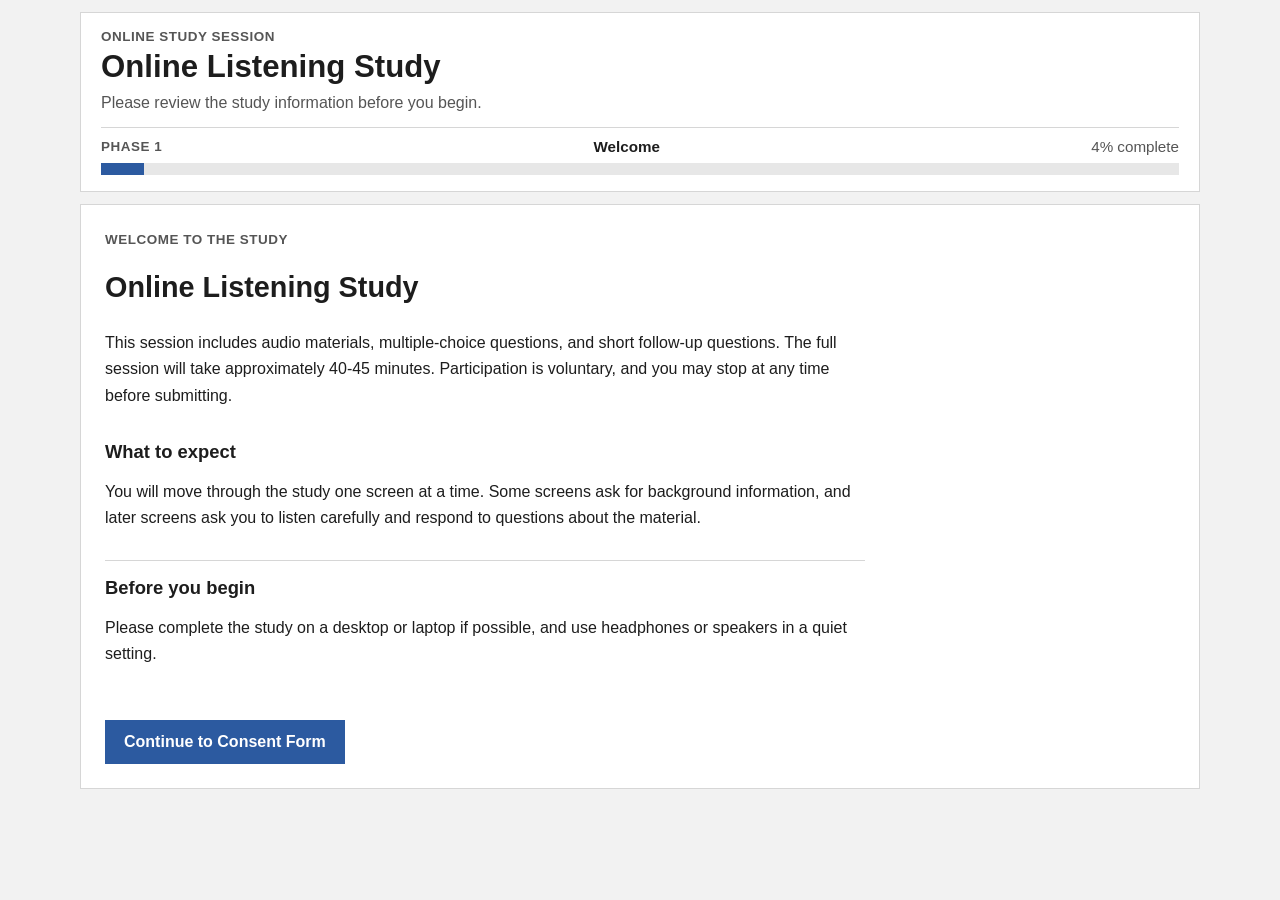
<file: index.html>
<!DOCTYPE html>
<html lang="en">
<head>
  <meta charset="UTF-8" />
  <meta name="viewport" content="width=device-width, initial-scale=1.0" />
  <title>Online Listening Study</title>
  <link rel="stylesheet" href="styles.css?v=20260405b" />
</head>
<body>
  <main class="site-shell">
    <header class="masthead">
      <div class="masthead-copy">
        <p class="eyebrow">Online Study Session</p>
        <h1>Online Listening Study</h1>
        <p id="mastheadSubtitle" class="masthead-subtitle">
          Please read each screen carefully and continue when ready.
        </p>
      </div>
      <div class="masthead-progress" aria-label="Study progress">
        <div class="progress-copy">
          <span id="phaseLabel" class="phase-label">Phase 1</span>
          <strong id="screenLabel">Welcome</strong>
          <span id="progressText" class="progress-text">4% complete</span>
        </div>
        <div class="progress-bar" role="progressbar" aria-valuemin="0" aria-valuemax="100" aria-valuenow="0">
          <span id="progressFill"></span>
        </div>
        <div id="previewTools" class="preview-tools hidden"></div>
      </div>
    </header>

    <section id="app" class="app-root" aria-live="polite"></section>

    <noscript>
      <section class="card warning-card">
        <h2>JavaScript Required</h2>
        <p>This experiment interface is generated by the Lab 2 JavaScript modules. Please open it in a browser with JavaScript enabled.</p>
      </section>
    </noscript>
  </main>

  <script src="lab2-c3-transition-config.js?v=20260406b"></script>
  <script src="lab2-data.js?v=20260415a"></script>
  <script src="lab2-views-intro.js?v=20260415b"></script>
  <script src="lab2-views-study.js?v=20260415a"></script>
  <script src="lab2-views-finish.js?v=20260415c"></script>
  <script src="lab2-core.js?v=20260414h"></script>
</body>
</html>
</file>
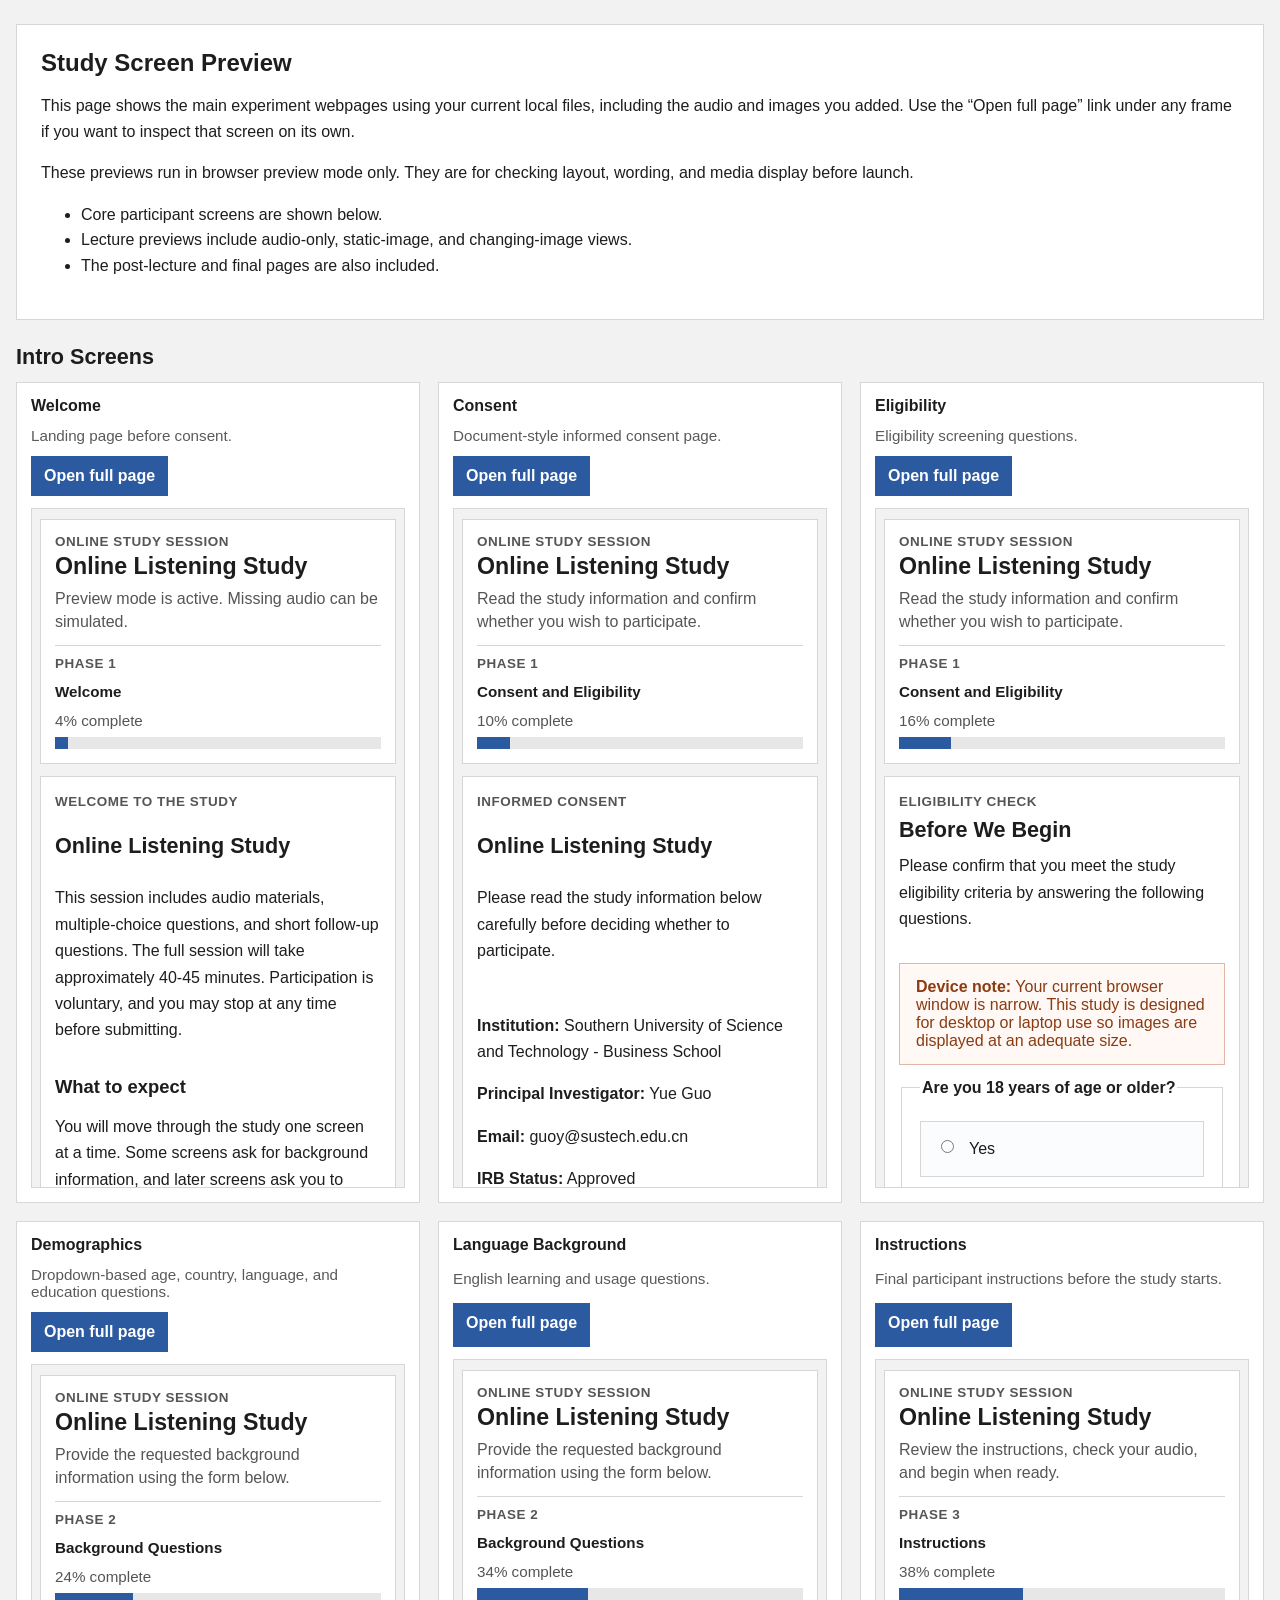
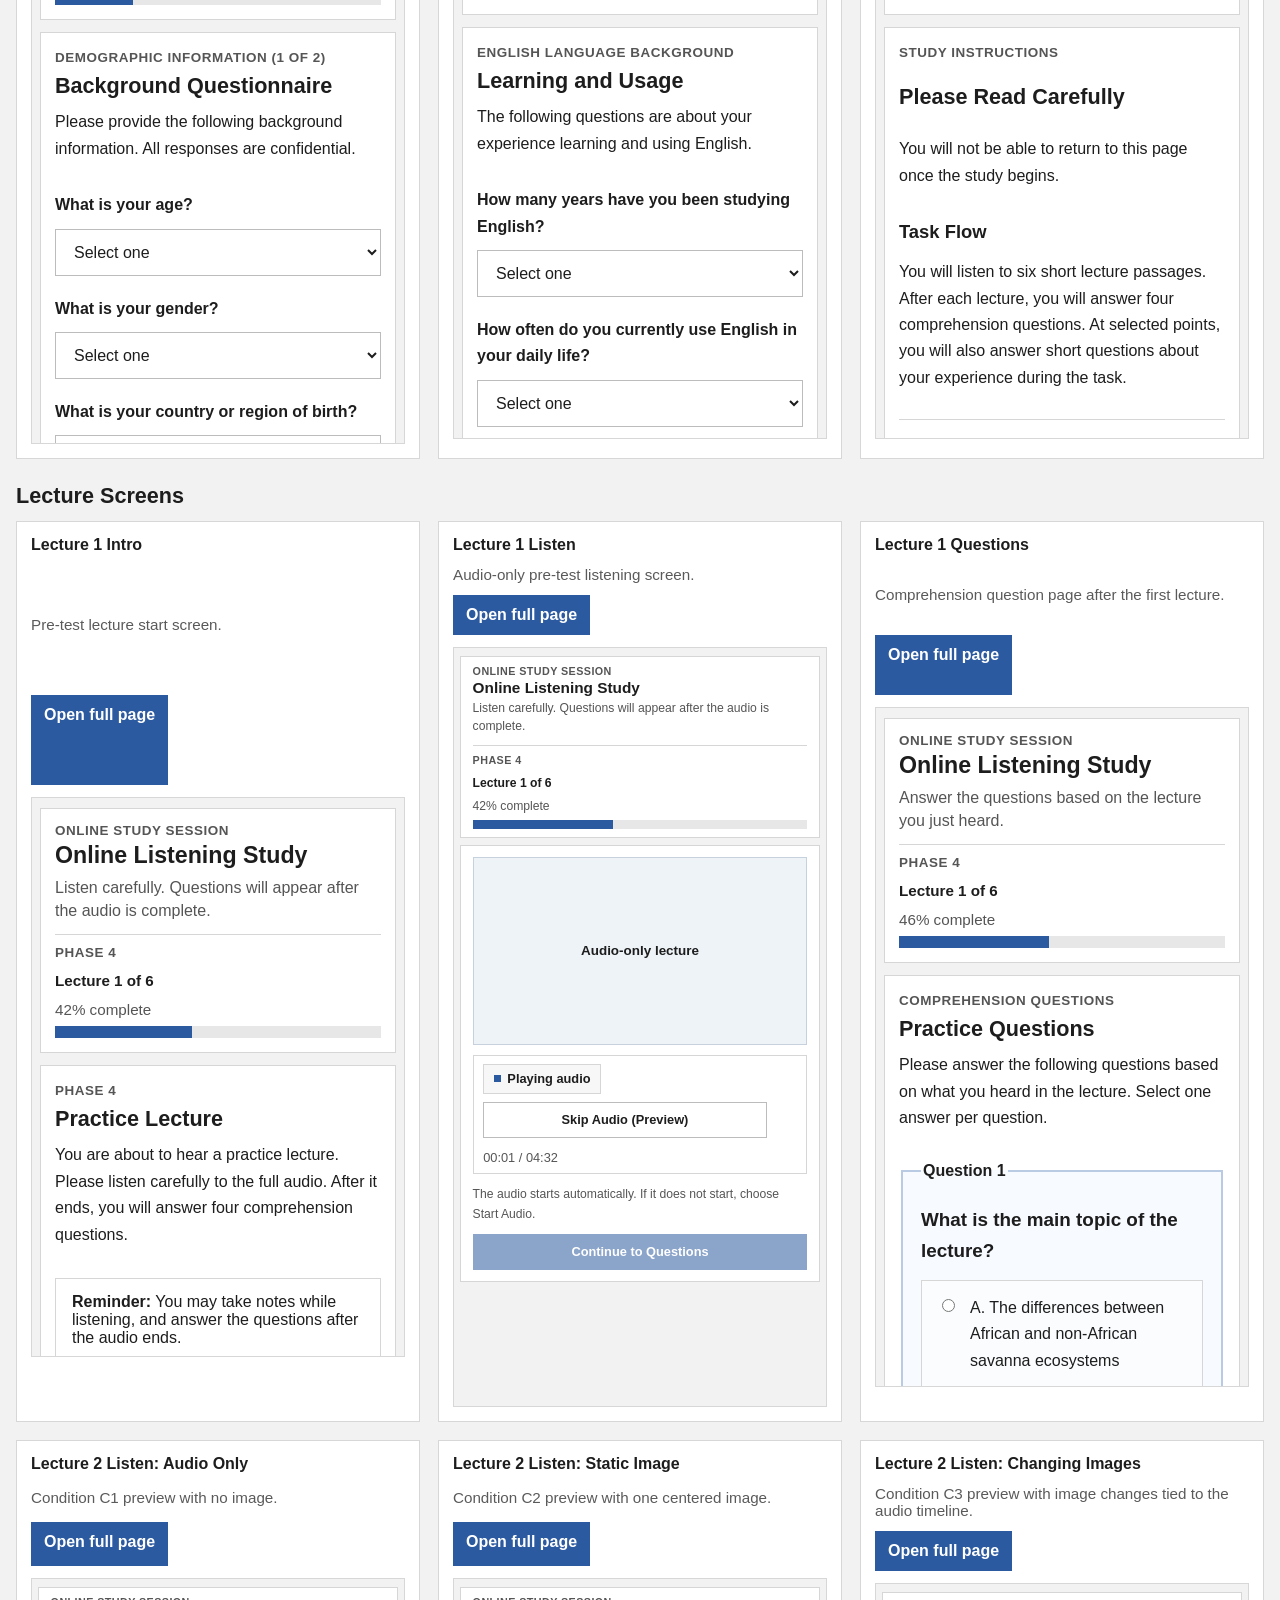
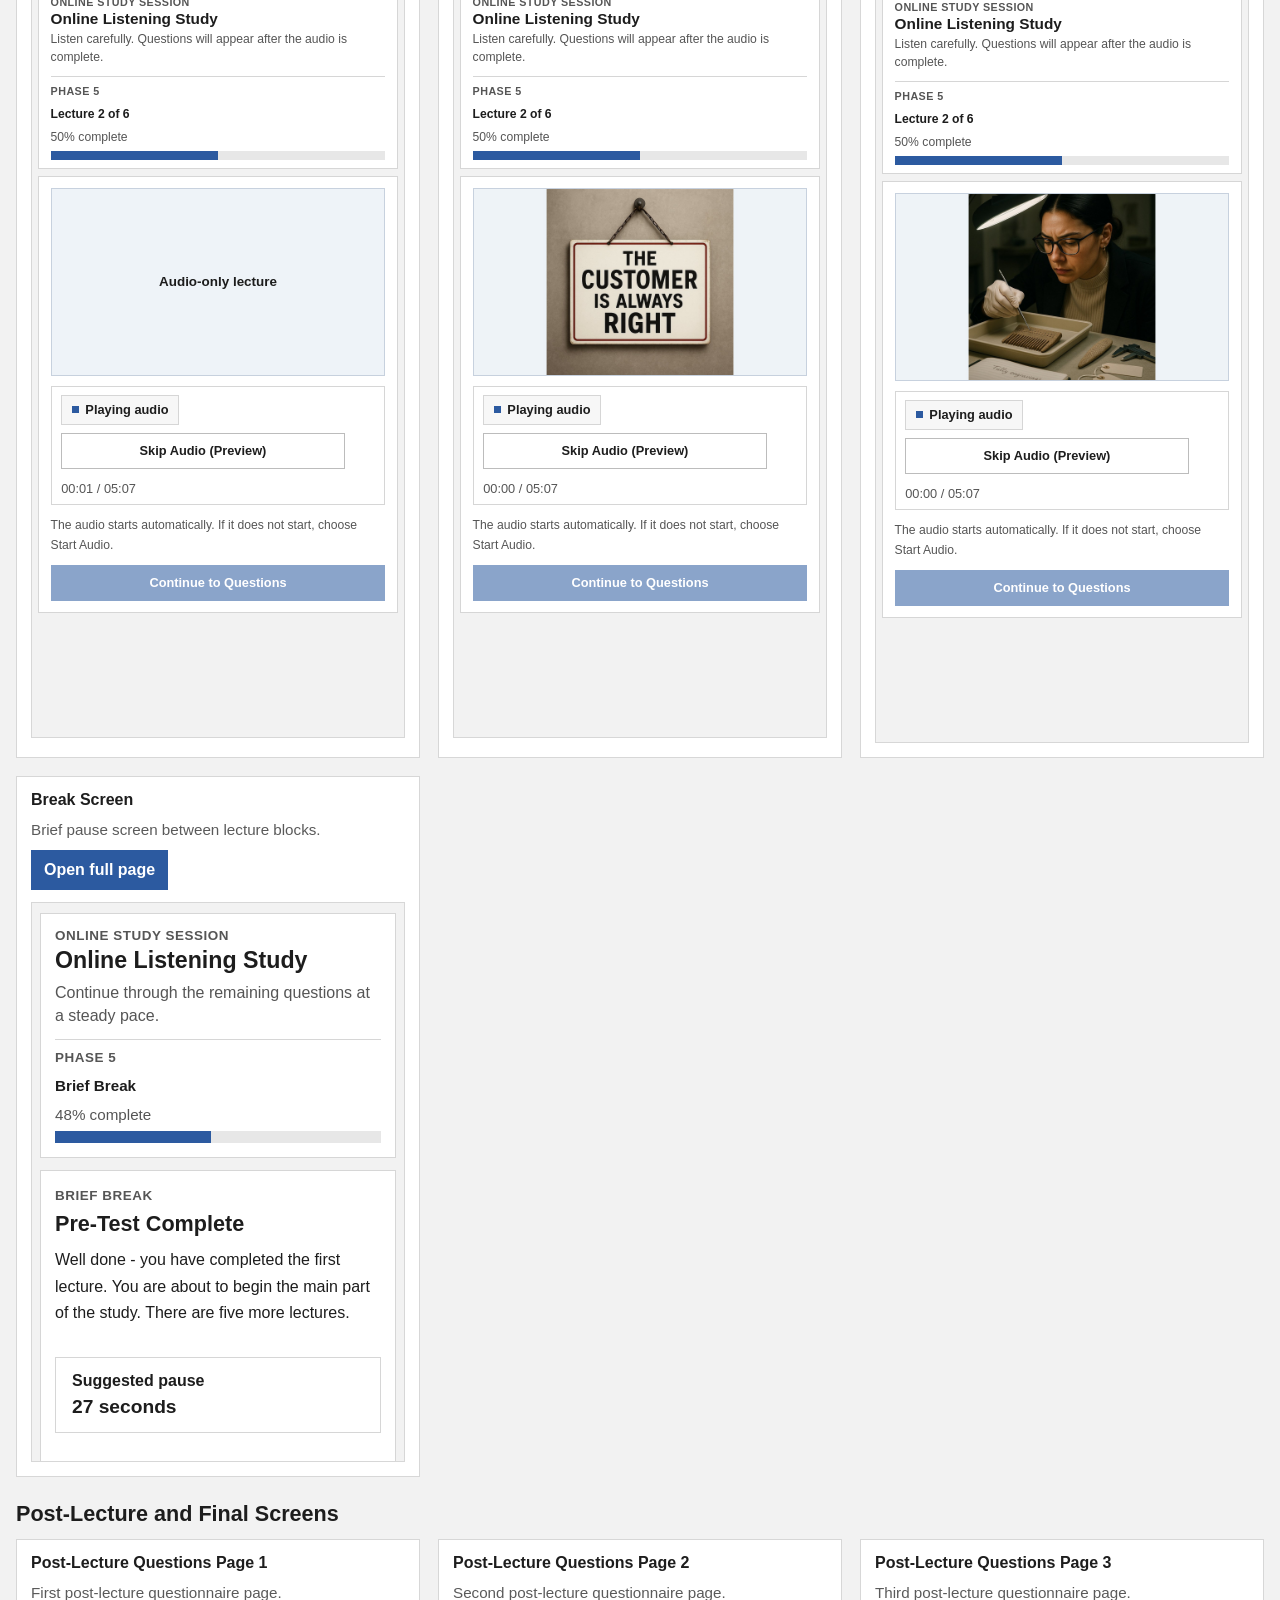
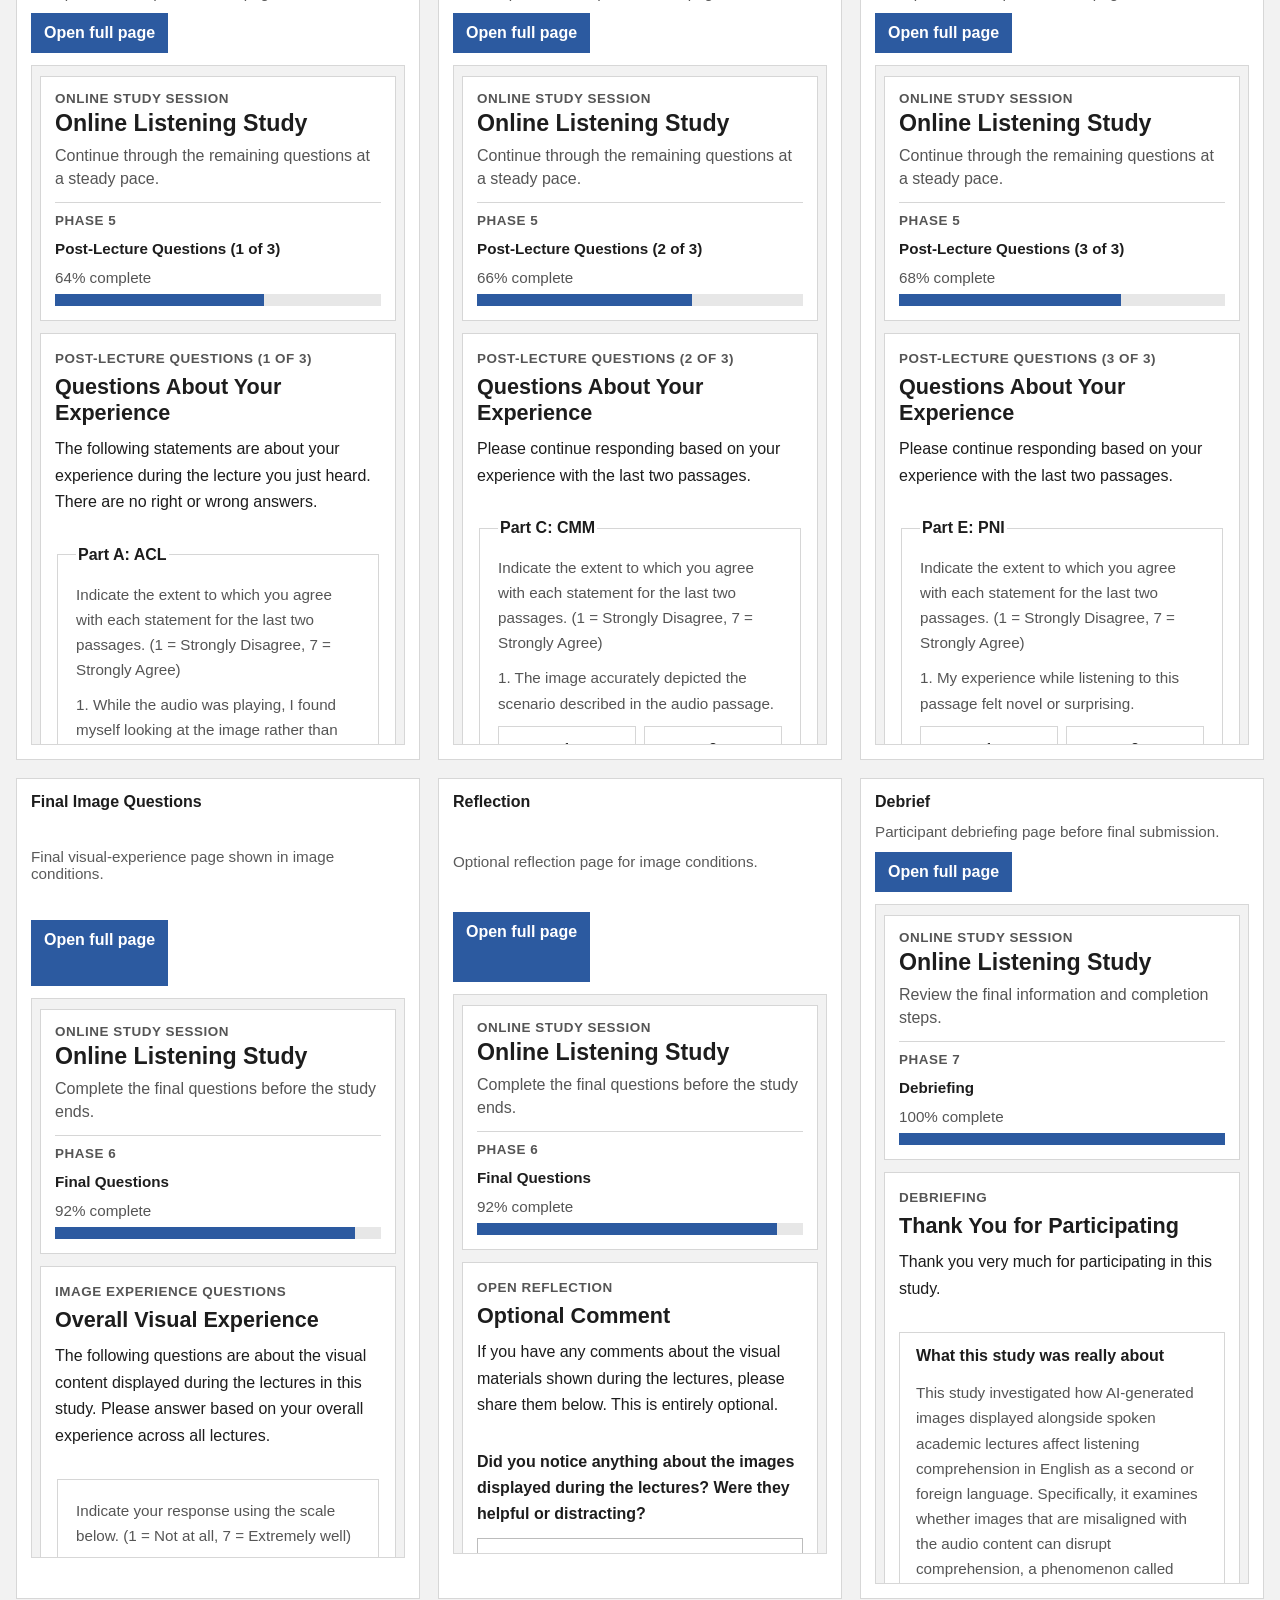
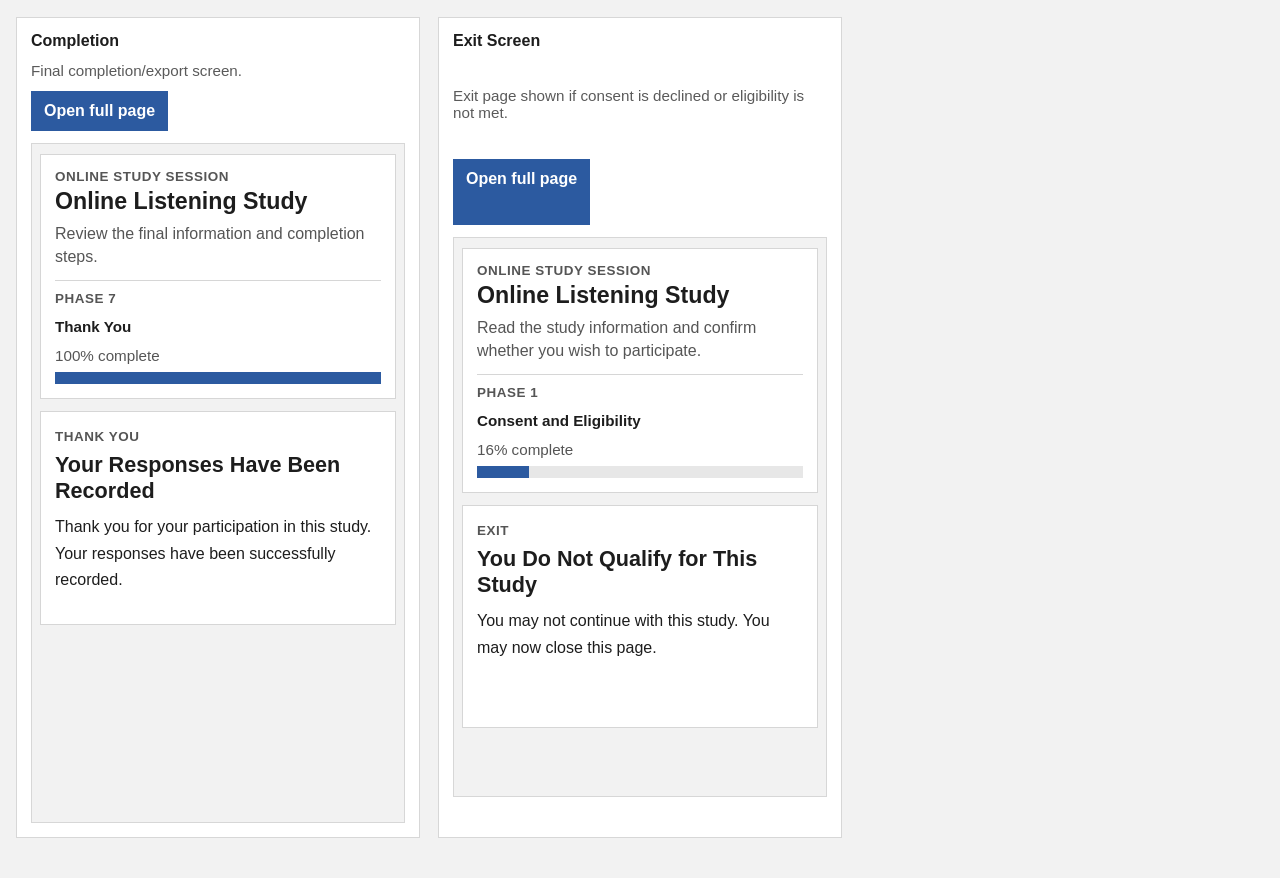
<file: preview-all.html>
<!DOCTYPE html>
<html lang="en">
<head>
  <meta charset="UTF-8" />
  <meta name="viewport" content="width=device-width, initial-scale=1.0" />
  <title>Study Screen Preview</title>
  <style>
    :root {
      --ink: #1d1d1d;
      --muted: #5a5a5a;
      --line: #d7d7d7;
      --paper: #ffffff;
      --bg: #f2f2f2;
      --accent: #2c5aa0;
    }

    * {
      box-sizing: border-box;
    }

    body {
      margin: 0;
      font-family: Arial, Helvetica, sans-serif;
      color: var(--ink);
      background: var(--bg);
    }

    .shell {
      width: min(1280px, calc(100% - 32px));
      margin: 0 auto;
      padding: 24px 0 40px;
    }

    .card,
    .preview-card {
      background: var(--paper);
      border: 1px solid var(--line);
    }

    .card {
      padding: 24px;
      margin-bottom: 20px;
    }

    .card h1,
    .card h2 {
      margin: 0 0 12px;
    }

    .card p,
    .card li {
      line-height: 1.6;
    }

    .section-title {
      margin: 24px 0 12px;
      font-size: 1.35rem;
    }

    .grid {
      display: grid;
      grid-template-columns: repeat(auto-fit, minmax(380px, 1fr));
      gap: 18px;
    }

    .preview-card {
      display: grid;
      gap: 12px;
      padding: 14px;
    }

    .preview-card h3 {
      margin: 0;
      font-size: 1rem;
    }

    .meta {
      margin: 0;
      color: var(--muted);
      font-size: 0.95rem;
    }

    .actions {
      display: flex;
      gap: 10px;
      flex-wrap: wrap;
    }

    .actions a {
      display: inline-block;
      padding: 10px 12px;
      border: 1px solid var(--line);
      color: var(--ink);
      text-decoration: none;
      background: #fff;
      font-weight: 700;
    }

    .actions a.primary {
      background: var(--accent);
      border-color: var(--accent);
      color: #fff;
    }

    iframe {
      width: 100%;
      height: 760px;
      border: 1px solid var(--line);
      background: #fff;
    }

    .small iframe {
      height: 560px;
    }

    .medium iframe {
      height: 680px;
    }

    @media (max-width: 700px) {
      .shell {
        width: min(100% - 20px, 1280px);
        padding-top: 16px;
      }

      .grid {
        grid-template-columns: 1fr;
      }

      iframe,
      .small iframe,
      .medium iframe {
        height: 620px;
      }
    }
  </style>
</head>
<body>
  <main class="shell">
    <section class="card">
      <h1>Study Screen Preview</h1>
      <p>This page shows the main experiment webpages using your current local files, including the audio and images you added. Use the “Open full page” link under any frame if you want to inspect that screen on its own.</p>
      <p>These previews run in browser preview mode only. They are for checking layout, wording, and media display before launch.</p>
      <ul>
        <li>Core participant screens are shown below.</li>
        <li>Lecture previews include audio-only, static-image, and changing-image views.</li>
        <li>The post-lecture and final pages are also included.</li>
      </ul>
    </section>

    <h2 class="section-title">Intro Screens</h2>
    <section class="grid">
      <article class="preview-card medium">
        <h3>Welcome</h3>
        <p class="meta">Landing page before consent.</p>
        <div class="actions">
          <a class="primary" href="index.html?preview=1&previewKey=welcome&route=welcome" target="_blank">Open full page</a>
        </div>
        <iframe src="index.html?preview=1&previewKey=welcome&route=welcome" title="Welcome preview"></iframe>
      </article>

      <article class="preview-card medium">
        <h3>Consent</h3>
        <p class="meta">Document-style informed consent page.</p>
        <div class="actions">
          <a class="primary" href="index.html?preview=1&previewKey=consent&route=consent" target="_blank">Open full page</a>
        </div>
        <iframe src="index.html?preview=1&previewKey=consent&route=consent" title="Consent preview"></iframe>
      </article>

      <article class="preview-card medium">
        <h3>Eligibility</h3>
        <p class="meta">Eligibility screening questions.</p>
        <div class="actions">
          <a class="primary" href="index.html?preview=1&previewKey=eligibility&route=eligibility" target="_blank">Open full page</a>
        </div>
        <iframe src="index.html?preview=1&previewKey=eligibility&route=eligibility" title="Eligibility preview"></iframe>
      </article>

      <article class="preview-card medium">
        <h3>Demographics</h3>
        <p class="meta">Dropdown-based age, country, language, and education questions.</p>
        <div class="actions">
          <a class="primary" href="index.html?preview=1&previewKey=demographics&route=demographics" target="_blank">Open full page</a>
        </div>
        <iframe src="index.html?preview=1&previewKey=demographics&route=demographics" title="Demographics preview"></iframe>
      </article>

      <article class="preview-card medium">
        <h3>Language Background</h3>
        <p class="meta">English learning and usage questions.</p>
        <div class="actions">
          <a class="primary" href="index.html?preview=1&previewKey=language&route=language" target="_blank">Open full page</a>
        </div>
        <iframe src="index.html?preview=1&previewKey=language&route=language" title="Language preview"></iframe>
      </article>

      <article class="preview-card medium">
        <h3>Instructions</h3>
        <p class="meta">Final participant instructions before the study starts.</p>
        <div class="actions">
          <a class="primary" href="index.html?preview=1&previewKey=instructions&route=instructions" target="_blank">Open full page</a>
        </div>
        <iframe src="index.html?preview=1&previewKey=instructions&route=instructions" title="Instructions preview"></iframe>
      </article>
    </section>

    <h2 class="section-title">Lecture Screens</h2>
    <section class="grid">
      <article class="preview-card small">
        <h3>Lecture 1 Intro</h3>
        <p class="meta">Pre-test lecture start screen.</p>
        <div class="actions">
          <a class="primary" href="index.html?preview=1&previewKey=l1intro&route=lecture-intro&lecture=0" target="_blank">Open full page</a>
        </div>
        <iframe src="index.html?preview=1&previewKey=l1intro&route=lecture-intro&lecture=0" title="Lecture 1 intro preview"></iframe>
      </article>

      <article class="preview-card">
        <h3>Lecture 1 Listen</h3>
        <p class="meta">Audio-only pre-test listening screen.</p>
        <div class="actions">
          <a class="primary" href="index.html?preview=1&previewKey=l1listen&route=lecture-listen&lecture=0&condition=C1" target="_blank">Open full page</a>
        </div>
        <iframe src="index.html?preview=1&previewKey=l1listen&route=lecture-listen&lecture=0&condition=C1" title="Lecture 1 listen preview"></iframe>
      </article>

      <article class="preview-card medium">
        <h3>Lecture 1 Questions</h3>
        <p class="meta">Comprehension question page after the first lecture.</p>
        <div class="actions">
          <a class="primary" href="index.html?preview=1&previewKey=l1questions&route=comprehension&lecture=0&condition=C1" target="_blank">Open full page</a>
        </div>
        <iframe src="index.html?preview=1&previewKey=l1questions&route=comprehension&lecture=0&condition=C1" title="Lecture 1 comprehension preview"></iframe>
      </article>

      <article class="preview-card">
        <h3>Lecture 2 Listen: Audio Only</h3>
        <p class="meta">Condition C1 preview with no image.</p>
        <div class="actions">
          <a class="primary" href="index.html?preview=1&previewKey=l2c1&route=lecture-listen&lecture=1&condition=C1" target="_blank">Open full page</a>
        </div>
        <iframe src="index.html?preview=1&previewKey=l2c1&route=lecture-listen&lecture=1&condition=C1" title="Lecture 2 C1 preview"></iframe>
      </article>

      <article class="preview-card">
        <h3>Lecture 2 Listen: Static Image</h3>
        <p class="meta">Condition C2 preview with one centered image.</p>
        <div class="actions">
          <a class="primary" href="index.html?preview=1&previewKey=l2c2&route=lecture-listen&lecture=1&condition=C2" target="_blank">Open full page</a>
        </div>
        <iframe src="index.html?preview=1&previewKey=l2c2&route=lecture-listen&lecture=1&condition=C2" title="Lecture 2 C2 preview"></iframe>
      </article>

      <article class="preview-card">
        <h3>Lecture 2 Listen: Changing Images</h3>
        <p class="meta">Condition C3 preview with image changes tied to the audio timeline.</p>
        <div class="actions">
          <a class="primary" href="index.html?preview=1&previewKey=l2c3&route=lecture-listen&lecture=1&condition=C3" target="_blank">Open full page</a>
        </div>
        <iframe src="index.html?preview=1&previewKey=l2c3&route=lecture-listen&lecture=1&condition=C3" title="Lecture 2 C3 preview"></iframe>
      </article>

      <article class="preview-card small">
        <h3>Break Screen</h3>
        <p class="meta">Brief pause screen between lecture blocks.</p>
        <div class="actions">
          <a class="primary" href="index.html?preview=1&previewKey=break&route=break&lecture=0&condition=C2" target="_blank">Open full page</a>
        </div>
        <iframe src="index.html?preview=1&previewKey=break&route=break&lecture=0&condition=C2" title="Break preview"></iframe>
      </article>
    </section>

    <h2 class="section-title">Post-Lecture and Final Screens</h2>
    <section class="grid">
      <article class="preview-card medium">
        <h3>Post-Lecture Questions Page 1</h3>
        <p class="meta">First post-lecture questionnaire page.</p>
        <div class="actions">
          <a class="primary" href="index.html?preview=1&previewKey=post1&route=post&lecture=2&postPage=0&condition=C2" target="_blank">Open full page</a>
        </div>
        <iframe src="index.html?preview=1&previewKey=post1&route=post&lecture=2&postPage=0&condition=C2" title="Post page 1 preview"></iframe>
      </article>

      <article class="preview-card medium">
        <h3>Post-Lecture Questions Page 2</h3>
        <p class="meta">Second post-lecture questionnaire page.</p>
        <div class="actions">
          <a class="primary" href="index.html?preview=1&previewKey=post2&route=post&lecture=2&postPage=1&condition=C2" target="_blank">Open full page</a>
        </div>
        <iframe src="index.html?preview=1&previewKey=post2&route=post&lecture=2&postPage=1&condition=C2" title="Post page 2 preview"></iframe>
      </article>

      <article class="preview-card medium">
        <h3>Post-Lecture Questions Page 3</h3>
        <p class="meta">Third post-lecture questionnaire page.</p>
        <div class="actions">
          <a class="primary" href="index.html?preview=1&previewKey=post3&route=post&lecture=2&postPage=2&condition=C2" target="_blank">Open full page</a>
        </div>
        <iframe src="index.html?preview=1&previewKey=post3&route=post&lecture=2&postPage=2&condition=C2" title="Post page 3 preview"></iframe>
      </article>

      <article class="preview-card small">
        <h3>Final Image Questions</h3>
        <p class="meta">Final visual-experience page shown in image conditions.</p>
        <div class="actions">
          <a class="primary" href="index.html?preview=1&previewKey=finalimage&route=final-image&condition=C2" target="_blank">Open full page</a>
        </div>
        <iframe src="index.html?preview=1&previewKey=finalimage&route=final-image&condition=C2" title="Final image preview"></iframe>
      </article>

      <article class="preview-card small">
        <h3>Reflection</h3>
        <p class="meta">Optional reflection page for image conditions.</p>
        <div class="actions">
          <a class="primary" href="index.html?preview=1&previewKey=reflection&route=reflection&condition=C2" target="_blank">Open full page</a>
        </div>
        <iframe src="index.html?preview=1&previewKey=reflection&route=reflection&condition=C2" title="Reflection preview"></iframe>
      </article>

      <article class="preview-card medium">
        <h3>Debrief</h3>
        <p class="meta">Participant debriefing page before final submission.</p>
        <div class="actions">
          <a class="primary" href="index.html?preview=1&previewKey=debrief&route=debrief&condition=C2" target="_blank">Open full page</a>
        </div>
        <iframe src="index.html?preview=1&previewKey=debrief&route=debrief&condition=C2" title="Debrief preview"></iframe>
      </article>

      <article class="preview-card medium">
        <h3>Completion</h3>
        <p class="meta">Final completion/export screen.</p>
        <div class="actions">
          <a class="primary" href="index.html?preview=1&previewKey=complete&route=complete&condition=C2" target="_blank">Open full page</a>
        </div>
        <iframe src="index.html?preview=1&previewKey=complete&route=complete&condition=C2" title="Completion preview"></iframe>
      </article>

      <article class="preview-card small">
        <h3>Exit Screen</h3>
        <p class="meta">Exit page shown if consent is declined or eligibility is not met.</p>
        <div class="actions">
          <a class="primary" href="index.html?preview=1&previewKey=exit&route=exit" target="_blank">Open full page</a>
        </div>
        <iframe src="index.html?preview=1&previewKey=exit&route=exit" title="Exit preview"></iframe>
      </article>
    </section>
  </main>
</body>
</html>
</file>
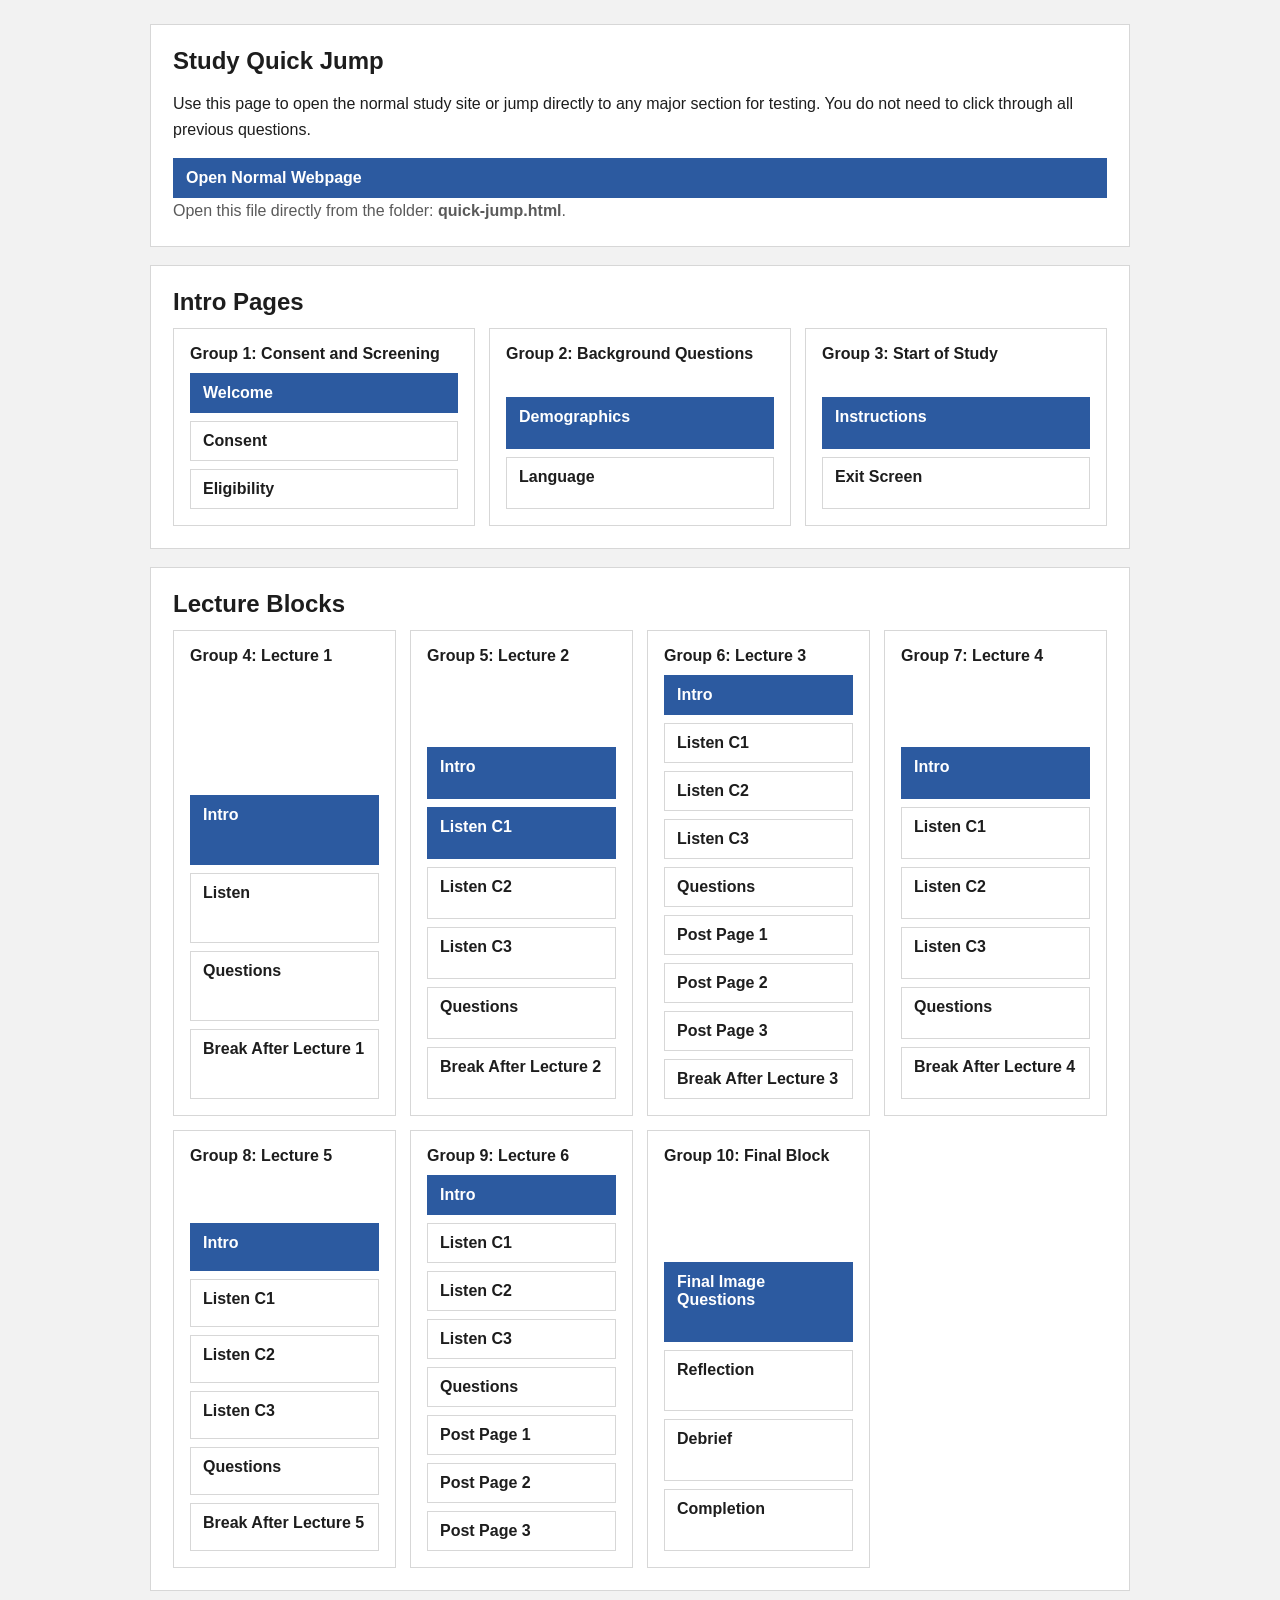
<file: quick-jump.html>
<!DOCTYPE html>
<html lang="en">
<head>
  <meta charset="UTF-8" />
  <meta name="viewport" content="width=device-width, initial-scale=1.0" />
  <title>Study Quick Jump</title>
  <style>
    :root {
      --ink: #1d1d1d;
      --muted: #5a5a5a;
      --line: #d7d7d7;
      --paper: #ffffff;
      --bg: #f2f2f2;
      --accent: #2c5aa0;
    }

    * {
      box-sizing: border-box;
    }

    body {
      margin: 0;
      font-family: Arial, Helvetica, sans-serif;
      color: var(--ink);
      background: var(--bg);
    }

    .shell {
      width: min(980px, calc(100% - 32px));
      margin: 0 auto;
      padding: 24px 0 40px;
    }

    .card {
      background: var(--paper);
      border: 1px solid var(--line);
      padding: 22px;
      margin-bottom: 18px;
    }

    h1,
    h2 {
      margin: 0 0 12px;
    }

    p,
    li,
    label {
      line-height: 1.6;
    }

    .grid {
      display: grid;
      grid-template-columns: repeat(auto-fit, minmax(220px, 1fr));
      gap: 14px;
    }

    .group {
      display: grid;
      gap: 10px;
      padding: 16px;
      border: 1px solid var(--line);
      background: #fff;
    }

    .links {
      display: grid;
      gap: 8px;
    }

    a {
      display: inline-block;
      padding: 10px 12px;
      border: 1px solid var(--line);
      background: #fff;
      color: var(--ink);
      text-decoration: none;
      font-weight: 700;
    }

    a.primary {
      background: var(--accent);
      border-color: var(--accent);
      color: #fff;
    }

    .muted {
      color: var(--muted);
      margin: 0;
    }
  </style>
</head>
<body>
  <main class="shell">
    <section class="card">
      <h1>Study Quick Jump</h1>
      <p>Use this page to open the normal study site or jump directly to any major section for testing. You do not need to click through all previous questions.</p>
      <div class="links">
        <a class="primary" href="index.html">Open Normal Webpage</a>
      </div>
      <p class="muted">Open this file directly from the folder: <strong>quick-jump.html</strong>.</p>
    </section>

    <section class="card">
      <h2>Intro Pages</h2>
      <div class="grid">
        <div class="group">
          <strong>Group 1: Consent and Screening</strong>
          <div class="links">
            <a class="primary" href="index.html?preview=1&previewKey=jump-welcome&route=welcome">Welcome</a>
            <a href="index.html?preview=1&previewKey=jump-consent&route=consent">Consent</a>
            <a href="index.html?preview=1&previewKey=jump-eligibility&route=eligibility">Eligibility</a>
          </div>
        </div>
        <div class="group">
          <strong>Group 2: Background Questions</strong>
          <div class="links">
            <a class="primary" href="index.html?preview=1&previewKey=jump-demographics&route=demographics">Demographics</a>
            <a href="index.html?preview=1&previewKey=jump-language&route=language">Language</a>
          </div>
        </div>
        <div class="group">
          <strong>Group 3: Start of Study</strong>
          <div class="links">
            <a class="primary" href="index.html?preview=1&previewKey=jump-instructions&route=instructions">Instructions</a>
            <a href="index.html?preview=1&previewKey=jump-exit&route=exit">Exit Screen</a>
          </div>
        </div>
      </div>
    </section>

    <section class="card">
      <h2>Lecture Blocks</h2>
      <div class="grid">
        <div class="group">
          <strong>Group 4: Lecture 1</strong>
          <div class="links">
            <a class="primary" href="index.html?preview=1&previewKey=jump-l1intro&route=lecture-intro&lecture=0">Intro</a>
            <a href="index.html?preview=1&previewKey=jump-l1listen&route=lecture-listen&lecture=0&condition=C1">Listen</a>
            <a href="index.html?preview=1&previewKey=jump-l1comp&route=comprehension&lecture=0&condition=C1">Questions</a>
            <a href="index.html?preview=1&previewKey=jump-break1&route=break&lecture=0&condition=C2">Break After Lecture 1</a>
          </div>
        </div>
        <div class="group">
          <strong>Group 5: Lecture 2</strong>
          <div class="links">
            <a class="primary" href="index.html?preview=1&previewKey=jump-l2intro&route=lecture-intro&lecture=1&condition=C2">Intro</a>
            <a class="primary" href="index.html?preview=1&previewKey=jump-l2c1&route=lecture-listen&lecture=1&condition=C1">Listen C1</a>
            <a href="index.html?preview=1&previewKey=jump-l2c2&route=lecture-listen&lecture=1&condition=C2">Listen C2</a>
            <a href="index.html?preview=1&previewKey=jump-l2c3&route=lecture-listen&lecture=1&condition=C3">Listen C3</a>
            <a href="index.html?preview=1&previewKey=jump-l2comp&route=comprehension&lecture=1&condition=C2">Questions</a>
            <a href="index.html?preview=1&previewKey=jump-break2&route=break&lecture=1&condition=C2">Break After Lecture 2</a>
          </div>
        </div>
        <div class="group">
          <strong>Group 6: Lecture 3</strong>
          <div class="links">
            <a class="primary" href="index.html?preview=1&previewKey=jump-l3intro&route=lecture-intro&lecture=2&condition=C2">Intro</a>
            <a href="index.html?preview=1&previewKey=jump-l3c1&route=lecture-listen&lecture=2&condition=C1">Listen C1</a>
            <a href="index.html?preview=1&previewKey=jump-l3c2&route=lecture-listen&lecture=2&condition=C2">Listen C2</a>
            <a href="index.html?preview=1&previewKey=jump-l3c3&route=lecture-listen&lecture=2&condition=C3">Listen C3</a>
            <a href="index.html?preview=1&previewKey=jump-l3comp&route=comprehension&lecture=2&condition=C2">Questions</a>
            <a href="index.html?preview=1&previewKey=jump-post1&route=post&lecture=2&postPage=0&condition=C2">Post Page 1</a>
            <a href="index.html?preview=1&previewKey=jump-post2&route=post&lecture=2&postPage=1&condition=C2">Post Page 2</a>
            <a href="index.html?preview=1&previewKey=jump-post3&route=post&lecture=2&postPage=2&condition=C2">Post Page 3</a>
            <a href="index.html?preview=1&previewKey=jump-break3&route=break&lecture=2&condition=C2">Break After Lecture 3</a>
          </div>
        </div>
        <div class="group">
          <strong>Group 7: Lecture 4</strong>
          <div class="links">
            <a class="primary" href="index.html?preview=1&previewKey=jump-l4intro&route=lecture-intro&lecture=3&condition=C2">Intro</a>
            <a href="index.html?preview=1&previewKey=jump-l4c1&route=lecture-listen&lecture=3&condition=C1">Listen C1</a>
            <a href="index.html?preview=1&previewKey=jump-l4c2&route=lecture-listen&lecture=3&condition=C2">Listen C2</a>
            <a href="index.html?preview=1&previewKey=jump-l4c3&route=lecture-listen&lecture=3&condition=C3">Listen C3</a>
            <a href="index.html?preview=1&previewKey=jump-l4comp&route=comprehension&lecture=3&condition=C2">Questions</a>
            <a href="index.html?preview=1&previewKey=jump-break4&route=break&lecture=3&condition=C2">Break After Lecture 4</a>
          </div>
        </div>
        <div class="group">
          <strong>Group 8: Lecture 5</strong>
          <div class="links">
            <a class="primary" href="index.html?preview=1&previewKey=jump-l5intro&route=lecture-intro&lecture=4&condition=C2">Intro</a>
            <a href="index.html?preview=1&previewKey=jump-l5c1&route=lecture-listen&lecture=4&condition=C1">Listen C1</a>
            <a href="index.html?preview=1&previewKey=jump-l5c2&route=lecture-listen&lecture=4&condition=C2">Listen C2</a>
            <a href="index.html?preview=1&previewKey=jump-l5c3&route=lecture-listen&lecture=4&condition=C3">Listen C3</a>
            <a href="index.html?preview=1&previewKey=jump-l5comp&route=comprehension&lecture=4&condition=C2">Questions</a>
            <a href="index.html?preview=1&previewKey=jump-break5&route=break&lecture=4&condition=C2">Break After Lecture 5</a>
          </div>
        </div>
        <div class="group">
          <strong>Group 9: Lecture 6</strong>
          <div class="links">
            <a class="primary" href="index.html?preview=1&previewKey=jump-l6intro&route=lecture-intro&lecture=5&condition=C2">Intro</a>
            <a href="index.html?preview=1&previewKey=jump-l6c1&route=lecture-listen&lecture=5&condition=C1">Listen C1</a>
            <a href="index.html?preview=1&previewKey=jump-l6c2&route=lecture-listen&lecture=5&condition=C2">Listen C2</a>
            <a href="index.html?preview=1&previewKey=jump-l6c3&route=lecture-listen&lecture=5&condition=C3">Listen C3</a>
            <a href="index.html?preview=1&previewKey=jump-l6comp&route=comprehension&lecture=5&condition=C2">Questions</a>
            <a href="index.html?preview=1&previewKey=jump-l6post1&route=post&lecture=5&postPage=0&condition=C2">Post Page 1</a>
            <a href="index.html?preview=1&previewKey=jump-l6post2&route=post&lecture=5&postPage=1&condition=C2">Post Page 2</a>
            <a href="index.html?preview=1&previewKey=jump-l6post3&route=post&lecture=5&postPage=2&condition=C2">Post Page 3</a>
          </div>
        </div>
        <div class="group">
          <strong>Group 10: Final Block</strong>
          <div class="links">
            <a class="primary" href="index.html?preview=1&previewKey=jump-final-image&route=final-image&condition=C2">Final Image Questions</a>
            <a href="index.html?preview=1&previewKey=jump-reflection&route=reflection&condition=C2">Reflection</a>
            <a href="index.html?preview=1&previewKey=jump-debrief&route=debrief&condition=C2">Debrief</a>
            <a href="index.html?preview=1&previewKey=jump-complete&route=complete&condition=C2">Completion</a>
          </div>
        </div>
      </div>
    </section>
  </main>
</body>
</html>
</file>
<file: styles.css>
:root {
  --ink: #1d1d1d;
  --muted: #555555;
  --paper: #ffffff;
  --paper-alt: #f7f7f7;
  --line: #d6d6d6;
  --line-strong: #bcbcbc;
  --navy: #1d1d1d;
  --teal: #2c5aa0;
  --sand: #2c5aa0;
  --rose: #8a3b12;
  --warning: #8a3b12;
  --success: #2d6a3d;
  --shadow: none;
  --radius-lg: 0;
  --radius-md: 0;
  --radius-sm: 0;
}

* {
  box-sizing: border-box;
}

html {
  scroll-behavior: smooth;
}

body {
  margin: 0;
  color: var(--ink);
  font-family: Arial, Helvetica, sans-serif;
  background: #f2f2f2;
  min-height: 100vh;
}

body[data-route="lecture-listen"] {
  zoom: 0.8;
}

.site-shell {
  width: min(1120px, calc(100% - 24px));
  margin: 0 auto;
  padding: 12px 0 36px;
}

body[data-route="lecture-listen"] .site-shell {
  padding-top: 10px;
}

.masthead,
.card {
  background: var(--paper);
  border: 1px solid var(--line);
  box-shadow: none;
}

.masthead {
  padding: 16px 20px;
  display: block;
  margin-bottom: 12px;
}

body[data-route="lecture-listen"] .masthead {
  padding: 10px 14px;
  margin-bottom: 8px;
}

body[data-route="lecture-listen"] .masthead-copy h1 {
  font-size: 1.2rem;
  margin: 2px 0 4px;
}

body[data-route="lecture-listen"] .masthead-subtitle {
  font-size: 0.95rem;
}

.masthead-copy h1 {
  margin: 4px 0 6px;
  font-family: Arial, Helvetica, sans-serif;
  font-size: clamp(1.45rem, 2.6vw, 1.95rem);
  line-height: 1.2;
  letter-spacing: 0;
  color: var(--ink);
}

.eyebrow,
.phase-label,
.section-eyebrow {
  margin: 0;
  text-transform: uppercase;
  letter-spacing: 0.04em;
  font-size: 0.84rem;
  font-weight: 700;
  color: var(--muted);
}

.masthead-subtitle {
  margin: 0;
  max-width: 720px;
  color: var(--muted);
  line-height: 1.45;
}

.masthead-progress {
  margin-top: 12px;
  padding-top: 10px;
  border-top: 1px solid var(--line);
}

.preview-tools {
  margin-top: 14px;
  padding-top: 14px;
  border-top: 1px solid var(--line);
}

.preview-tools form {
  display: flex;
  gap: 10px;
  flex-wrap: wrap;
  align-items: end;
}

.preview-tools .field-group {
  margin-bottom: 0;
  min-width: 180px;
  flex: 1 1 180px;
}

.progress-copy {
  display: flex;
  justify-content: space-between;
  gap: 12px;
  align-items: center;
  margin-bottom: 8px;
  font-size: 0.95rem;
}

.progress-text {
  color: var(--muted);
}

.progress-bar {
  width: 100%;
  height: 12px;
  background: #e7e7e7;
  overflow: hidden;
}

.progress-bar span {
  display: block;
  height: 100%;
  width: 0%;
  background: var(--teal);
  border-radius: inherit;
  transition: width 0.28s ease;
}

.app-root {
  min-height: 320px;
}

.card {
  padding: 24px;
}

body[data-route="lecture-listen"] .card {
  padding: 14px;
}

.card h2,
.card h3 {
  font-family: Arial, Helvetica, sans-serif;
  color: var(--ink);
}

.card h2 {
  margin: 4px 0 10px;
  font-size: clamp(1.35rem, 2.8vw, 1.8rem);
}

.card h3 {
  margin: 0 0 10px;
  font-size: 1.15rem;
}

.lede {
  margin-top: 0;
  line-height: 1.72;
  color: var(--ink);
}

.supporting-copy,
.card p,
.card li,
.card label,
.card summary {
  line-height: 1.65;
}

.muted {
  color: var(--muted);
}

.notice,
.status-banner,
.warning-card,
.summary-panel,
.media-note {
  padding: 14px 16px;
  border: 1px solid var(--line);
  background: var(--paper);
}

.notice strong,
.status-banner strong,
.summary-panel strong {
  color: var(--navy);
}

.warning-card {
  border-color: #e1b8a5;
  background: #fff8f4;
  color: var(--warning);
}

.success-card {
  border-color: #cfe0d1;
  background: #f5fbf6;
  color: var(--success);
}

.card-stack {
  display: grid;
  gap: 14px;
}

.document-sheet {
  display: grid;
  gap: 16px;
  max-width: 760px;
}

.document-section {
  padding-bottom: 12px;
  border-bottom: 1px solid var(--line);
}

.document-section:last-child {
  padding-bottom: 0;
  border-bottom: 0;
}

.columns {
  display: grid;
  gap: 18px;
  grid-template-columns: 1fr;
}

.field-grid {
  display: grid;
  gap: 18px;
  grid-template-columns: 1fr;
  margin-top: 14px;
}

.field-group,
.question-card,
.scale-block {
  display: grid;
  gap: 10px;
}

.field-group {
  margin-bottom: 6px;
}

.field-group label,
.field-group legend,
.question-card legend,
.scale-block legend {
  font-weight: 700;
  color: var(--navy);
}

.field-group input[type="text"],
.field-group input[type="number"],
.field-group select,
.field-group textarea {
  width: 100%;
  border: 1px solid var(--line-strong);
  background: #fff;
  color: var(--ink);
  padding: 13px 14px;
  font: inherit;
}

.field-group textarea {
  min-height: 150px;
  resize: vertical;
}

.compact-input {
  width: 100%;
  border: 1px solid var(--line-strong);
  background: #fff;
  color: var(--ink);
  padding: 10px 12px;
  font: inherit;
}

.choice-list,
.checkbox-list {
  display: grid;
  gap: 12px;
}

.choice-card {
  display: flex;
  gap: 12px;
  align-items: flex-start;
  padding: 14px 15px;
  border: 1px solid var(--line);
  background: #fafcfe;
}

.choice-card input {
  margin-top: 4px;
}

.question-card {
  border: 1px solid var(--line);
  padding: 18px;
  background: #fff;
}

.question-card-emphasis {
  border: 2px solid #b9cbe3;
  background: #f7faff;
  gap: 14px;
}

.conditional-question {
  gap: 14px;
}

.question-stem {
  margin: 0 0 6px;
  font-weight: 700;
  color: var(--navy);
}

.question-meta {
  margin: 0;
  color: var(--muted);
  font-size: 0.95rem;
}

.question-prompt {
  margin: 0;
  color: var(--ink);
  font-size: 1.18rem;
  line-height: 1.5;
  font-weight: 700;
}

.buttons {
  display: flex;
  gap: 12px;
  flex-wrap: wrap;
  margin-top: 22px;
}

.primary-button,
.secondary-button,
.ghost-button {
  border-radius: 0;
  border: 1px solid var(--line-strong);
  padding: 12px 18px;
  font: inherit;
  font-weight: 700;
  cursor: pointer;
  transition: none;
}

.primary-button {
  background: var(--teal);
  color: #fff;
  border-color: var(--teal);
}

.secondary-button {
  background: #fff;
  color: var(--ink);
}

.ghost-button {
  background: #fff;
  color: var(--ink);
}

.primary-button:disabled,
.secondary-button:disabled,
.ghost-button:disabled {
  cursor: not-allowed;
  opacity: 0.55;
  transform: none;
  box-shadow: none;
}

.checklist {
  margin: 0;
  padding-left: 20px;
}

.checklist li + li {
  margin-top: 8px;
}

.detail-grid {
  display: grid;
  gap: 16px;
  grid-template-columns: 1fr;
}

.listen-task-shell {
  gap: 12px;
  padding: 10px 12px 14px;
}

.listen-stage-panel {
  display: grid;
  place-items: center;
  width: min(100%, 960px);
  aspect-ratio: 16 / 9;
  margin: 0 auto;
  padding: 0;
  border: 1px solid #c7d1de;
  background: #eef3f8;
  overflow: hidden;
}

.audio-panel,
.visual-panel {
  border: 1px solid var(--line);
  padding: 18px;
  background: #fff;
}

.audio-panel-compact {
  padding: 0;
  border: 0;
  background: transparent;
}

.audio-status-row {
  display: flex;
  justify-content: space-between;
  gap: 12px;
  align-items: center;
  margin: 12px 0 0;
  padding-top: 12px;
  border-top: 1px solid var(--line);
}

.audio-status-grid {
  border-top: 0;
  margin-top: 0;
  padding-top: 0;
  flex-wrap: wrap;
}

.status-pill {
  display: inline-flex;
  align-items: center;
  gap: 8px;
  padding: 8px 12px;
  background: var(--paper-alt);
  color: var(--ink);
  border: 1px solid var(--line);
  font-weight: 700;
}

.status-pill::before {
  content: "";
  width: 9px;
  height: 9px;
  background: var(--sand);
}

.status-pill.complete::before {
  background: var(--success);
}

.audio-clock {
  font-variant-numeric: tabular-nums;
  color: var(--muted);
}

.countdown-pill {
  display: inline-flex;
  align-items: center;
  padding: 8px 12px;
  background: #eef4ff;
  color: var(--teal);
  border: 1px solid #c8d8f3;
  font-weight: 700;
}

.listen-status-bar {
  display: flex;
  align-items: center;
  justify-content: space-between;
  gap: 16px;
  padding: 10px 12px;
  border: 1px solid var(--line);
  background: #ffffff;
}

.listen-status-left {
  display: flex;
  align-items: center;
  gap: 10px;
  flex-wrap: wrap;
}

.listen-help {
  margin: 0;
  color: var(--muted);
  font-size: 0.95rem;
}

.listen-actions {
  display: flex;
  justify-content: flex-end;
}

.test-score-grid {
  display: grid;
  gap: 10px;
}

.test-score-row {
  display: grid;
  grid-template-columns: minmax(220px, 1fr) minmax(210px, 320px);
  gap: 14px;
  align-items: center;
  padding: 14px 16px;
  border: 1px solid var(--line);
  background: #fff;
}

.test-score-row-other {
  grid-template-columns: minmax(220px, 1fr) minmax(180px, 1.1fr) auto minmax(150px, 220px);
}

.test-score-option,
.test-score-inputs {
  display: flex;
  align-items: center;
  gap: 12px;
}

.test-score-option {
  font-weight: 700;
}

.test-score-option input {
  margin: 0;
}

.test-score-inputs {
  justify-content: flex-end;
}

.compact-score {
  width: 100%;
  max-width: 170px;
}

.inline-label {
  color: var(--muted);
  font-size: 0.95rem;
  white-space: nowrap;
}

.visual-panel {
  display: grid;
  gap: 14px;
  align-content: start;
  justify-items: center;
  text-align: center;
}

#visualStage {
  width: 100%;
  height: 100%;
  display: grid;
  place-items: center;
}

.image-frame {
  position: relative;
  display: flex;
  align-items: center;
  justify-content: center;
  width: 100%;
  height: 100%;
  max-width: 100%;
  border: 0;
  background: #eef3f8;
  overflow: hidden;
}

.image-frame img {
  width: 100%;
  height: 100%;
  max-width: 100%;
  max-height: 100%;
  display: none;
  background: #eef3f8;
  vertical-align: middle;
  object-fit: fill;
  object-position: center center;
}

.image-frame.loaded img {
  display: block;
}

.placeholder-art {
  position: relative;
  display: grid;
  place-items: center;
  padding: 22px;
  width: 100%;
  height: 100%;
  text-align: center;
  color: var(--ink);
  background: #eef3f8;
}

.placeholder-art strong {
  display: block;
  margin-bottom: 8px;
  font-size: 1.05rem;
}

.audio-only-banner {
  width: min(100%, 960px);
  min-height: 100%;
  display: grid;
  gap: 8px;
  padding: 18px 20px;
  border: 0;
  background: #eef3f8;
  align-content: center;
  text-align: center;
}

.audio-only-banner strong {
  font-size: 1.05rem;
}

.scale-block {
  border: 1px solid var(--line);
  padding: 18px;
  background: #fff;
}

.scale-description {
  margin: 0;
  color: var(--muted);
  font-size: 0.95rem;
}

.likert-card {
  padding-top: 10px;
  border-top: 1px solid var(--line);
}

.likert-card:first-of-type {
  border-top: 0;
  padding-top: 0;
}

.likert-options {
  display: grid;
  grid-template-columns: repeat(7, minmax(44px, 1fr));
  gap: 8px;
  margin-top: 10px;
}

.likert-choice {
  display: grid;
  justify-items: center;
  gap: 8px;
  padding: 10px 8px;
  border: 1px solid var(--line);
  background: #fff;
}

.likert-choice input {
  margin: 0;
}

.likert-endpoints {
  display: flex;
  justify-content: space-between;
  gap: 18px;
  margin-top: 8px;
  color: var(--muted);
  font-size: 0.88rem;
}

.hero-grid {
  display: grid;
  gap: 18px;
  grid-template-columns: 1fr;
}

.summary-grid {
  display: grid;
  gap: 14px;
  grid-template-columns: 1fr;
}

.summary-panel span {
  display: block;
  margin-top: 6px;
  font-size: 1.2rem;
  font-weight: 700;
  color: var(--navy);
}

.fine-print {
  font-size: 0.95rem;
  color: var(--muted);
}

.divider {
  height: 1px;
  background: var(--line);
  margin: 8px 0;
}

.hidden {
  display: none !important;
}

@media (max-width: 900px) {
  .masthead {
    padding: 22px;
  }

  .progress-copy,
  .audio-status-row,
  .likert-endpoints,
  .listen-status-bar,
  .listen-actions {
    flex-direction: column;
    align-items: flex-start;
  }

  .test-score-row,
  .test-score-row-other {
    grid-template-columns: 1fr;
  }

  .test-score-inputs {
    justify-content: flex-start;
  }

  .likert-options {
    grid-template-columns: repeat(4, minmax(44px, 1fr));
  }
}

@media (max-width: 640px) {
  .site-shell {
    width: min(100% - 16px, 1120px);
    padding-top: 10px;
    padding-bottom: 24px;
  }

  .masthead,
  .card {
    padding: 14px;
  }

  .buttons {
    flex-direction: column;
  }

  .primary-button,
  .secondary-button,
  .ghost-button {
    width: 100%;
    justify-content: center;
  }

  .likert-options {
    grid-template-columns: repeat(2, minmax(44px, 1fr));
  }

  .test-score-row,
  .test-score-row-other {
    padding: 12px;
  }

  .listen-stage-panel {
    width: 100%;
    max-width: 100%;
  }

  .image-frame img {
    max-width: 100%;
    max-height: 100%;
  }

  .placeholder-art {
    width: 100%;
  }
}
</file>
